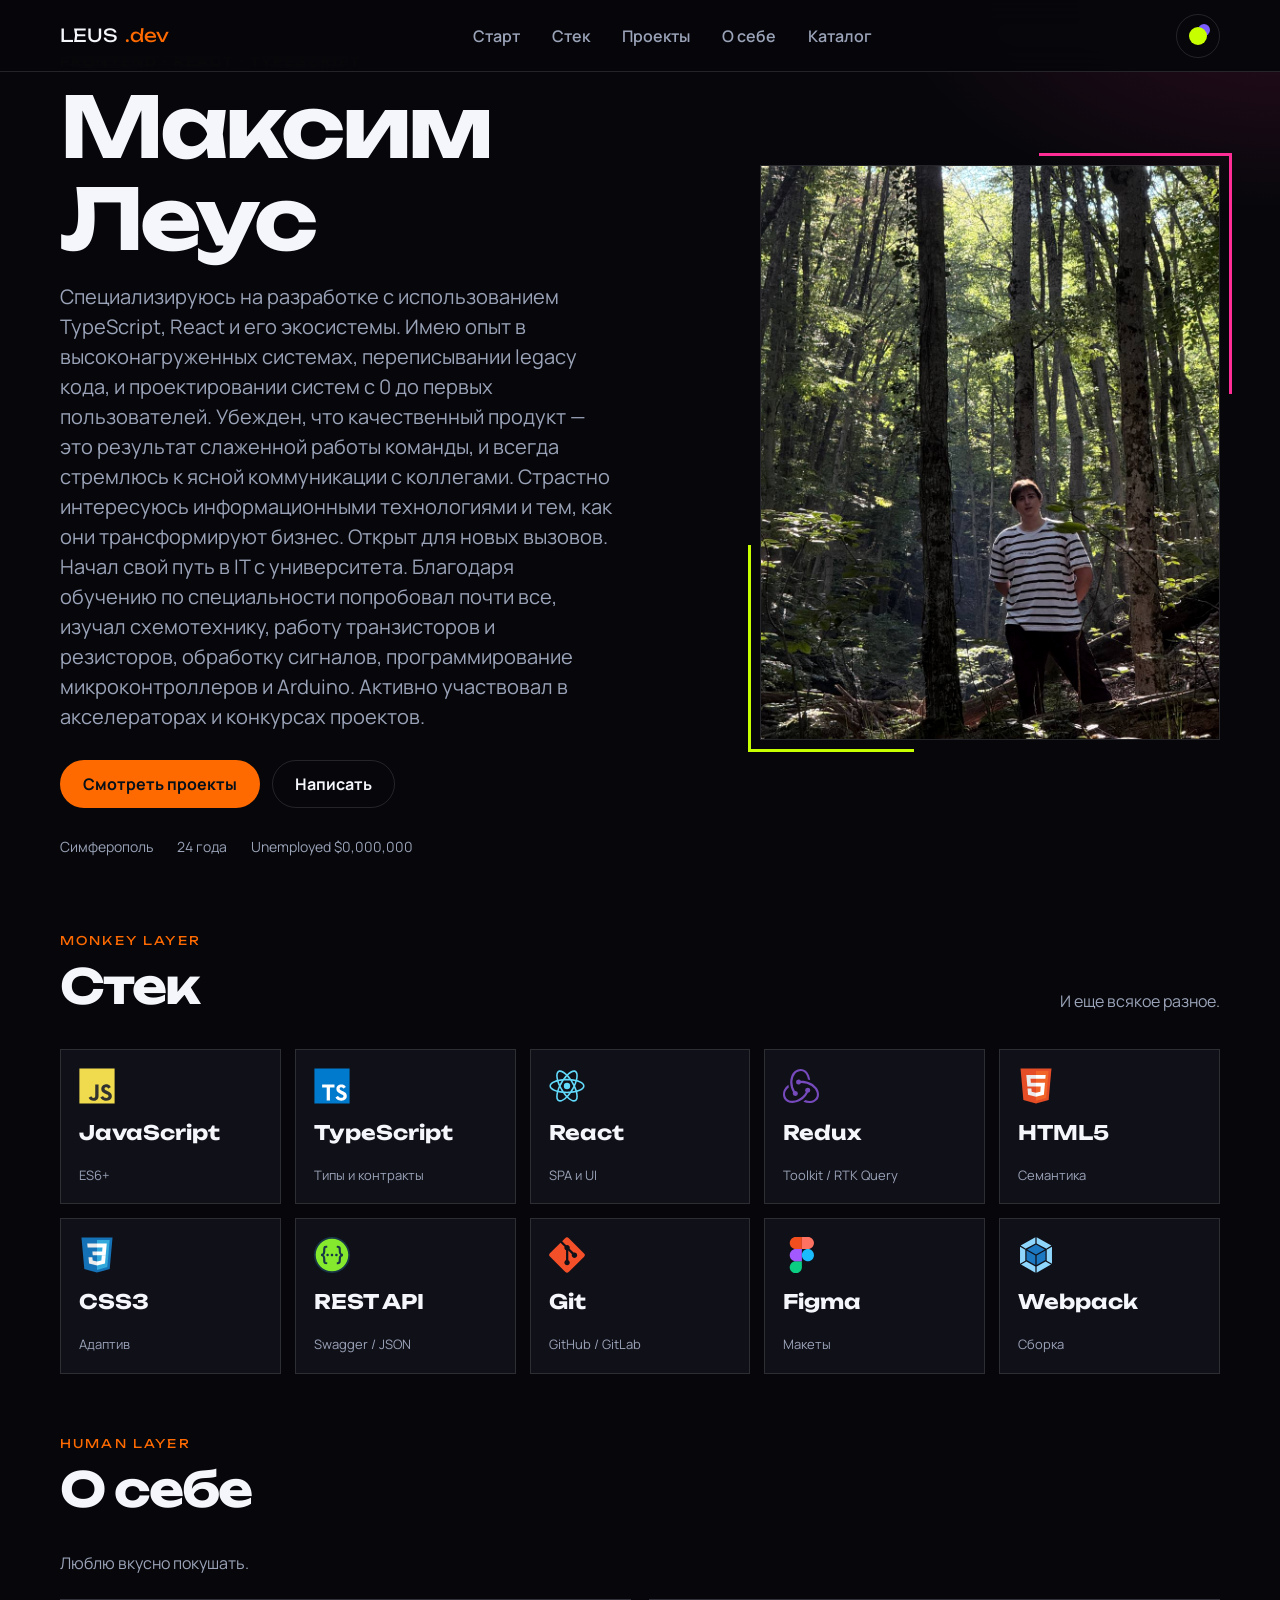
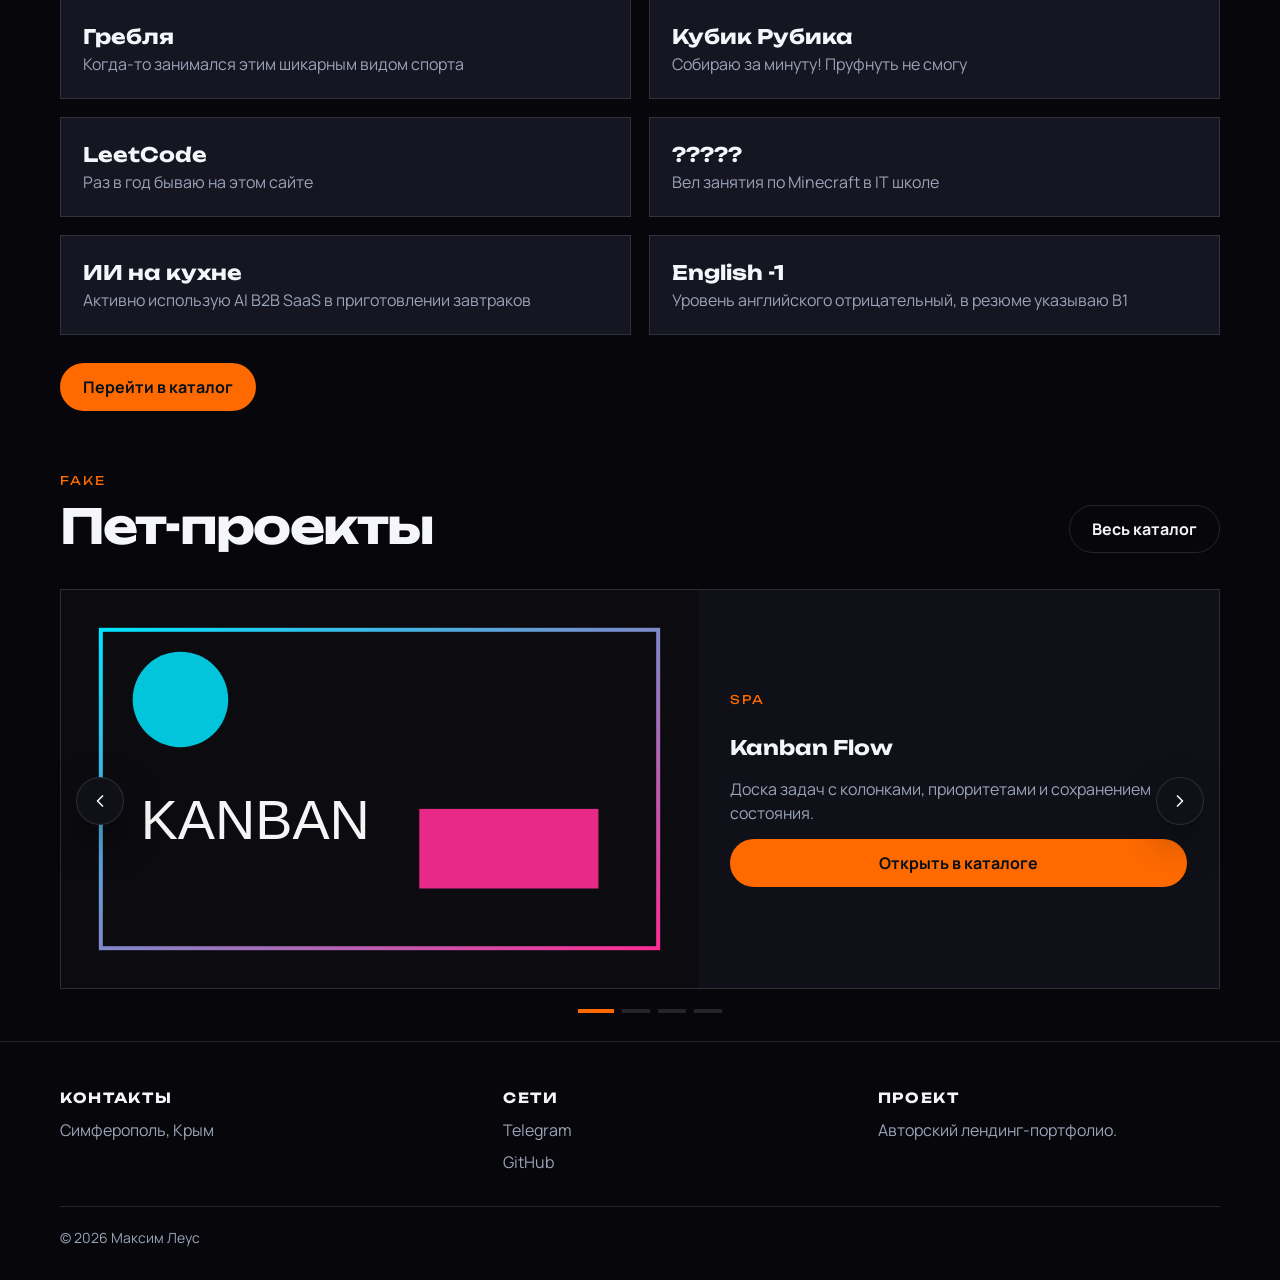
<file: index.html>
<!DOCTYPE html>
<html lang="ru" data-theme="dark">
  <head>
    <meta charset="UTF-8" />
    <meta name="viewport" content="width=device-width, initial-scale=1.0" />
    <title>Максим Леус — Frontend-разработчик</title>
<link rel="icon" href="assets/favicon.svg" type="image/svg+xml" />
    <link rel="preconnect" href="https://fonts.googleapis.com" />
    <link rel="preconnect" href="https://fonts.gstatic.com" crossorigin />
    <link
      href="https://fonts.googleapis.com/css2?family=Manrope:wght@400;600;700&family=Unbounded:wght@500;700&display=swap"
      rel="stylesheet"
    />
    <link rel="stylesheet" href="css/base.css" />
    <link rel="stylesheet" href="css/layout.css" />
    <link rel="stylesheet" href="css/home.css" />
  </head>
  <body class="page">
    <header class="header">
      <div class="container header__inner">
        <a class="logo" href="index.html">LEUS<span>.dev</span></a>
        <nav class="nav" id="site-nav" aria-label="Основная навигация">
          <ul class="nav__list">
            <li><a class="nav__link" href="#hero">Старт</a></li>
            <li><a class="nav__link" href="#stack">Стек</a></li>
            <li><a class="nav__link" href="#projects">Проекты</a></li>
            <li><a class="nav__link" href="#about">О себе</a></li>
            <li><a class="nav__link" href="catalog.html">Каталог</a></li>
          </ul>
        </nav>
        <div class="header__actions">
          <button class="theme-toggle" type="button" data-theme-toggle aria-label="Переключить тему">
            <span class="theme-toggle__icon" aria-hidden="true"></span>
          </button>
          <button class="burger" type="button" aria-label="Открыть меню" aria-expanded="false" aria-controls="site-nav">
            <span class="burger__line"></span>
            <span class="burger__line"></span>
            <span class="burger__line"></span>
          </button>
        </div>
      </div>
    </header>

    <main>
      <section class="hero" id="hero">
        <div class="container hero__grid">
          <div>
            <p class="eyebrow">Frontend · React · TypeScript</p>
            <h1>Максим Леус</h1>
            <p class="hero__role muted">
              Специализируюсь на разработке с использованием TypeScript, React и его экосистемы. Имею опыт в высоконагруженных системах,
              переписывании legacy кода, и проектировании систем с 0 до первых пользователей. Убежден, что качественный продукт — это результат
              слаженной работы команды, и всегда стремлюсь к ясной коммуникации с коллегами. Страстно интересуюсь информационными технологиями и тем,
              как они трансформируют бизнес. Открыт для новых вызовов. Начал свой путь в IT с университета. Благодаря обучению по специальности попробовал
              почти все, изучал схемотехнику, работу транзисторов и резисторов, обработку сигналов, программирование микроконтроллеров и Arduino. Активно
              участвовал в акселераторах и конкурсах проектов.
            </p>
            <div class="hero__actions">
              <a class="btn btn--primary" href="catalog.html">Смотреть проекты</a>
              <a class="btn btn--ghost" href="https://t.me/ma1exSus" target="_blank" rel="noopener noreferrer">Написать</a>
            </div>
            <div class="hero__meta">
              <span>Симферополь</span>
              <span>24 года</span>
              <span>Unemployed $0,000,000</span>
            </div>
          </div>
          <div class="hero__photo-wrap">
            <img
              class="hero__photo"
              src="assets/images/hero.jpg"
              alt="Портрет Максима Леуса, заглушка для фото"
              width="460"
              height="575"
            />
          </div>
        </div>
      </section>
      <section class="section" id="stack">
        <div class="container">
          <div class="section__head">
            <div>
              <p class="eyebrow">Monkey layer</p>
              <h2>Стек</h2>
            </div>
            <p class="muted">И еще всякое разное.</p>
          </div>
          <div class="stack-grid">
            <article class="stack-card"><img src="assets/icons/javascript.svg" alt="" width="36" height="36" /><h3>JavaScript</h3><span>ES6+</span></article>
            <article class="stack-card"><img src="assets/icons/typescript.svg" alt="" width="36" height="36" /><h3>TypeScript</h3><span>Типы и контракты</span></article>
            <article class="stack-card"><img src="assets/icons/react.svg" alt="" width="36" height="36" /><h3>React</h3><span>SPA и UI</span></article>
            <article class="stack-card"><img src="assets/icons/redux.svg" alt="" width="36" height="36" /><h3>Redux</h3><span>Toolkit / RTK Query</span></article>
            <article class="stack-card"><img src="assets/icons/html5.svg" alt="" width="36" height="36" /><h3>HTML5</h3><span>Семантика</span></article>
            <article class="stack-card"><img src="assets/icons/css3.svg" alt="" width="36" height="36" /><h3>CSS3</h3><span>Адаптив</span></article>
            <article class="stack-card"><img src="assets/icons/swagger.svg" alt="" width="36" height="36" /><h3>REST API</h3><span>Swagger / JSON</span></article>
            <article class="stack-card"><img src="assets/icons/git.svg" alt="" width="36" height="36" /><h3>Git</h3><span>GitHub / GitLab</span></article>
            <article class="stack-card"><img src="assets/icons/figma.svg" alt="" width="36" height="36" /><h3>Figma</h3><span>Макеты</span></article>
            <article class="stack-card"><img src="assets/icons/webpack.svg" alt="" width="36" height="36" /><h3>Webpack</h3><span>Сборка</span></article>
          </div>
        </div>
      </section>
      <section class="section" id="about">
        <div class="container">
          <div class="section__head">
            <div>
              <p class="eyebrow">Human layer</p>
              <h2>О себе</h2>
            </div>
          </div>
          <p class="about__lead muted">
            Люблю вкусно покушать.
          </p>
          <div class="facts">
            <article class="fact"><h3>Гребля</h3><p class="muted">Когда-то занимался этим шикарным видом спорта</p></article>
            <article class="fact"><h3>Кубик Рубика</h3><p class="muted">Собираю за минуту! Пруфнуть не смогу</p></article>
            <article class="fact"><h3>LeetCode</h3><p class="muted">Раз в год бываю на этом сайте</p></article>
            <article class="fact"><h3>?????</h3><p class="muted">Вел занятия по Minecraft в IT школе </p></article>
            <article class="fact"><h3>ИИ на кухне</h3><p class="muted">Активно использую AI B2B SaaS в приготовлении завтраков</p></article>
            <article class="fact"><h3>English -1</h3><p class="muted">Уровень английского отрицательный, в резюме указываю B1</p></article>
          </div>
          <div class="about__cta">
            <a class="btn btn--primary" href="catalog.html">Перейти в каталог</a>
          </div>
        </div>
      </section>

      <section class="section" id="projects">
        <div class="container">
          <div class="section__head">
            <div>
              <p class="eyebrow">fake</p>
              <h2>Пет-проекты</h2>
            </div>
            <a class="btn btn--ghost" href="catalog.html">Весь каталог</a>
          </div>
          <div class="carousel" data-carousel>
            <div class="carousel__viewport">
              <div class="carousel__track">
                <article class="carousel__slide">
                  <div class="carousel__media">
                    <img src="assets/images/projects/kanban.svg" alt="Обложка проекта Kanban Flow" width="640" height="400" />
                  </div>
                  <div class="carousel__body">
                    <p class="eyebrow">SPA</p>
                    <h3>Kanban Flow</h3>
                    <p class="muted">Доска задач с колонками, приоритетами и сохранением состояния.</p>
                    <a class="btn btn--primary" href="catalog.html">Открыть в каталоге</a>
                  </div>
                </article>
                <article class="carousel__slide">
                  <div class="carousel__media">
                    <img src="assets/images/projects/weather.svg" alt="Обложка проекта Sky Pulse" width="640" height="400" />
                  </div>
                  <div class="carousel__body">
                    <p class="eyebrow">API</p>
                    <h3>Sky Pulse</h3>
                    <p class="muted">Погодный дашборд с прогнозом, поиском города и сменой единиц.</p>
                    <a class="btn btn--primary" href="catalog.html">Открыть в каталоге</a>
                  </div>
                </article>
                <article class="carousel__slide">
                  <div class="carousel__media">
                    <img src="assets/images/projects/pixels.svg" alt="Обложка проекта Pixel Lab" width="640" height="400" />
                  </div>
                  <div class="carousel__body">
                    <p class="eyebrow">Canvas</p>
                    <h3>Pixel Lab</h3>
                    <p class="muted">Редактор пиксель-арта с палитрой, инструментами и экспортом.</p>
                    <a class="btn btn--primary" href="catalog.html">Открыть в каталоге</a>
                  </div>
                </article>
                <article class="carousel__slide">
                  <div class="carousel__media">
                    <img src="assets/images/projects/lms.svg" alt="Обложка проекта Learn Track" width="640" height="400" />
                  </div>
                  <div class="carousel__body">
                    <p class="eyebrow">Education</p>
                    <h3>Learn Track</h3>
                    <p class="muted">Учебное SPA: модули, задания, прогресс и роли пользователей.</p>
                    <a class="btn btn--primary" href="catalog.html">Открыть в каталоге</a>
                  </div>
                </article>
              </div>
            </div>
            <div class="carousel__controls">
              <div class="carousel__nav">
                <button
                        class="carousel__btn"
                        type="button"
                        data-carousel-prev
                        aria-label="Предыдущий проект"
                >
                  <svg width="20" height="20" viewBox="0 0 24 24" fill="none" aria-hidden="true">
                    <path
                            d="M15 18L9 12L15 6"
                            stroke="currentColor"
                            stroke-width="2"
                            stroke-linecap="round"
                            stroke-linejoin="round"
                    />
                  </svg>
                </button>

                <button
                        class="carousel__btn"
                        type="button"
                        data-carousel-next
                        aria-label="Следующий проект"
                >
                  <svg width="20" height="20" viewBox="0 0 24 24" fill="none" aria-hidden="true">
                    <path
                            d="M9 18L15 12L9 6"
                            stroke="currentColor"
                            stroke-width="2"
                            stroke-linecap="round"
                            stroke-linejoin="round"
                    />
                  </svg>
                </button>
              </div>
              <div class="carousel__dots" data-carousel-dots></div>
            </div>
          </div>
        </div>
      </section>
    </main>

    <footer class="footer">
      <div class="container">
        <div class="footer__grid">
          <div>
            <h2 class="footer__title">Контакты</h2>
            <div class="footer__contacts">
              <span class="muted">Симферополь, Крым</span>
            </div>
          </div>
          <div>
            <h2 class="footer__title">Сети</h2>
            <div class="footer__links">
              <a href="https://t.me/ma1exSus" target="_blank" rel="noopener noreferrer">Telegram</a>
              <a href="https://github.com/1exSus" target="_blank" rel="noopener noreferrer">GitHub</a>
            </div>
          </div>
          <div>
            <h2 class="footer__title">Проект</h2>
            <p class="muted">Авторский лендинг-портфолио.</p>
          </div>
        </div>
        <div class="footer__bottom">
          <p>© 2026 Максим Леус</p>
        </div>
      </div>
    </footer>
    <script src="js/theme.js"></script>
    <script src="js/burger.js"></script>
    <script src="js/slider.js"></script>
  </body>
</html>
</file>
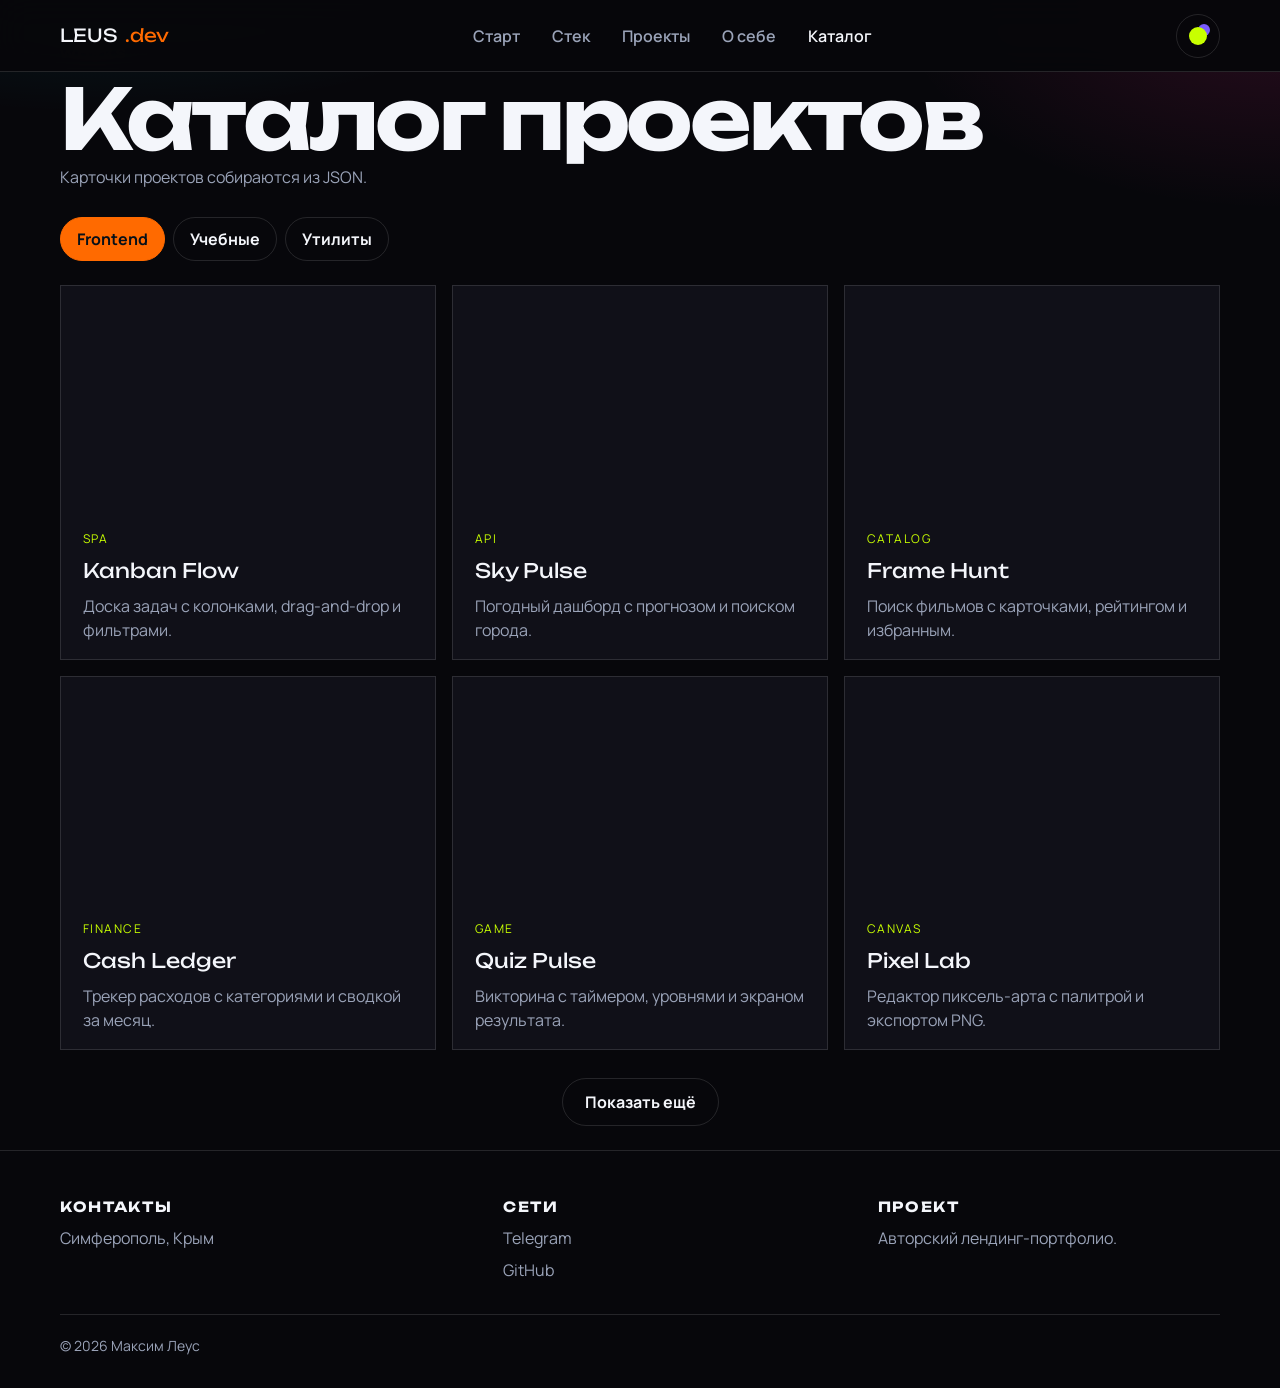
<file: catalog.html>
<!DOCTYPE html>
<html lang="ru" data-theme="dark">
  <head>
    <meta charset="UTF-8" />
    <meta name="viewport" content="width=device-width, initial-scale=1.0" />
    <title>Каталог проектов — Максим Леус</title>
<link rel="icon" href="assets/favicon.svg" type="image/svg+xml" />
    <link rel="preconnect" href="https://fonts.googleapis.com" />
    <link rel="preconnect" href="https://fonts.gstatic.com" crossorigin />
    <link
      href="https://fonts.googleapis.com/css2?family=Manrope:wght@400;600;700&family=Unbounded:wght@500;700&display=swap"
      rel="stylesheet"
    />
    <link rel="stylesheet" href="css/base.css" />
    <link rel="stylesheet" href="css/layout.css" />
    <link rel="stylesheet" href="css/catalog.css" />
  </head>
  <body class="page">
    <header class="header">
      <div class="container header__inner">
        <a class="logo" href="index.html">LEUS<span>.dev</span></a>
        <nav class="nav" id="site-nav" aria-label="Основная навигация">
          <ul class="nav__list">
            <li><a class="nav__link" href="index.html#hero">Старт</a></li>
            <li><a class="nav__link" href="index.html#stack">Стек</a></li>
            <li><a class="nav__link" href="index.html#projects">Проекты</a></li>
            <li><a class="nav__link" href="index.html#about">О себе</a></li>
            <li><a class="nav__link is-active" href="catalog.html">Каталог</a></li>
          </ul>
        </nav>
        <div class="header__actions">
          <button class="theme-toggle" type="button" data-theme-toggle aria-label="Переключить тему">
            <span class="theme-toggle__icon" aria-hidden="true"></span>
          </button>
          <button class="burger" type="button" aria-label="Открыть меню" aria-expanded="false" aria-controls="site-nav">
            <span class="burger__line"></span>
            <span class="burger__line"></span>
            <span class="burger__line"></span>
          </button>
        </div>
      </div>
    </header>

    <main>
      <section class="catalog-hero">
        <div class="container">
          <p class="eyebrow">Works</p>
          <h1>Каталог проектов</h1>
          <p class="muted">Карточки проектов собираются из JSON.</p>
          <div class="tabs" data-tabs>
            <button class="tabs__btn is-active" type="button" data-category="frontend">Frontend</button>
            <button class="tabs__btn" type="button" data-category="learning">Учебные</button>
            <button class="tabs__btn" type="button" data-category="utils">Утилиты</button>
          </div>
          <div class="cards" data-cards></div>
          <div class="load-more">
            <button class="btn btn--ghost" type="button" data-load-more hidden>Показать ещё</button>
          </div>
        </div>
      </section>
    </main>
    <div class="modal" data-modal>
      <div class="modal__overlay" data-modal-overlay></div>

      <div
              class="modal__dialog"
              role="dialog"
              aria-modal="true"
              aria-labelledby="modal-title"
      >
        <button
                class="modal__close"
                type="button"
                data-modal-close
                aria-label="Закрыть"
        >
          ✕
        </button>

        <div class="modal__media">
          <img
                  data-modal-image
                  alt="Обложка выбранного проекта"
                  width="640"
                  height="400"
          />
        </div>

        <div class="modal__content">
          <p class="card__tag" data-modal-tag></p>

          <h2 id="modal-title" data-modal-title></h2>

          <p class="muted" data-modal-text></p>

          <div class="params">
            <div class="params__group">
              <p class="params__label">Сложность</p>

              <div class="params__row" data-param="difficulty">
                <button class="chip" type="button" data-value="easy">
                  Easy
                </button>
                <button class="chip" type="button" data-value="medium">
                  Medium
                </button>
                <button class="chip" type="button" data-value="hard">
                  Hard
                </button>
              </div>
            </div>

            <div class="params__group">
              <p class="params__label">Срок</p>

              <div class="params__row" data-param="duration">
                <button class="chip" type="button" data-value="weekend">
                  Weekend
                </button>
                <button class="chip" type="button" data-value="sprint">
                  Sprint
                </button>
                <button class="chip" type="button" data-value="month">
                  Month
                </button>
              </div>
            </div>
          </div>

          <div class="modal__stats">
            <strong data-modal-hours></strong>
            <span class="muted" data-modal-inside></span>
          </div>

          <a
                  class="btn btn--primary"
                  data-modal-link
                  href="https://github.com/1exSus"
                  target="_blank"
                  rel="noopener noreferrer"
          >
            GitHub
          </a>
        </div>
      </div>
    </div>

    <footer class="footer">
      <div class="container">
        <div class="footer__grid">
          <div>
            <h2 class="footer__title">Контакты</h2>
            <div class="footer__contacts">
              <span class="muted">Симферополь, Крым</span>
            </div>
          </div>
          <div>
            <h2 class="footer__title">Сети</h2>
            <div class="footer__links">
              <a href="https://t.me/ma1exSus" target="_blank" rel="noopener noreferrer">Telegram</a>
              <a href="https://github.com/1exSus" target="_blank" rel="noopener noreferrer">GitHub</a>
            </div>
          </div>
          <div>
            <h2 class="footer__title">Проект</h2>
            <p class="muted">Авторский лендинг-портфолио.</p>
          </div>
        </div>
        <div class="footer__bottom">
          <p>© 2026 Максим Леус</p>
        </div>
      </div>
    </footer>
    <script src="js/theme.js"></script>
    <script src="js/burger.js"></script>
    <script src="js/catalog.js"></script>
  </body>
</html>
</file>
<file: css/base.css>
:root {
  --font-display: "Unbounded", sans-serif;
  --font-body: "Manrope", sans-serif;
  --cyan: #ff6a00;
  --magenta: #ff2d95;
  --lime: #c8ff00;
  --violet: #7a5cff;
  --radius: 8px;
  --header-h: 72px;
  --max: 1160px;
  --ease: 0.25s ease;
}

html[data-theme="dark"] {
  --bg: #07070b;
  --bg-elev: #101018;
  --bg-soft: #161622;
  --text: #f4f6fb;
  --muted: #9aa3b8;
  --line: rgba(255, 255, 255, 0.12);
  --shadow: 0 16px 40px rgba(0, 0, 0, 0.35);
  --overlay: rgba(4, 4, 8, 0.72);
  --header-bg: rgba(7, 7, 11, 0.88);
}

html[data-theme="light"] {
  --bg: #f6f4ff;
  --bg-elev: #ffffff;
  --bg-soft: #ece8ff;
  --text: #159447;
  --muted: #5b6174;
  --line: rgba(16, 16, 24, 0.12);
  --shadow: 0 16px 40px rgba(90, 70, 160, 0.12);
  --overlay: rgba(16, 12, 32, 0.5);
  --header-bg: rgba(246, 244, 255, 0.9);
}

*,
*::before,
*::after {
  box-sizing: border-box;
}

html {
  scroll-behavior: smooth;
}

body {
  margin: 0;
  font-family: var(--font-body);
  color: var(--text);
  background: var(--bg);
  line-height: 1.5;
  min-height: 100vh;
}

body.is-locked {
  overflow: hidden;
}

img {
  max-width: 100%;
  height: auto;
  display: block;
}

a {
  color: inherit;
  text-decoration: none;
}

button {
  font: inherit;
  color: inherit;
  background: none;
  border: 0;
  cursor: pointer;
}

ul {
  margin: 0;
  padding: 0;
  list-style: none;
}

h1,
h2,
h3,
p {
  margin: 0;
}

.container {
  width: min(100% - 32px, var(--max));
  margin-inline: auto;
}

.section {
  padding: 28px 0;
}

.section__head {
  display: flex;
  flex-wrap: wrap;
  align-items: end;
  justify-content: space-between;
  gap: 16px;
  margin-bottom: 36px;
}

.eyebrow {
  display: inline-block;
  margin-bottom: 10px;
  color: var(--cyan);
  font-family: var(--font-display);
  font-size: 12px;
  letter-spacing: 0.18em;
  text-transform: uppercase;
}

h1,
h2,
.display {
  font-family: var(--font-display);
  letter-spacing: -0.04em;
  line-height: 1.1;
}

h1 {
  font-size: clamp(40px, 7vw, 84px);
}

h2 {
  font-size: clamp(28px, 4vw, 48px);
}

h3 {
  font-family: var(--font-display);
  font-size: 20px;
}

.muted {
  color: var(--muted);
}

.btn {
  display: inline-flex;
  align-items: center;
  justify-content: center;
  min-height: 48px;
  padding: 0 22px;
  border: 1px solid transparent;
  border-radius: 999px;
  font-weight: 700;
  transition: background var(--ease), color var(--ease), border-color var(--ease), box-shadow var(--ease), opacity var(--ease);
}

.btn--primary {
  background: var(--cyan);
  color: #071018;
}

.btn--primary:hover {
  box-shadow: 0 0 0 4px rgba(0, 229, 255, 0.25);
}

.btn--ghost {
  border-color: var(--line);
  background: transparent;
}

.btn--ghost:hover {
  border-color: var(--magenta);
  color: var(--magenta);
}

.sr-only {
  position: absolute;
  width: 1px;
  height: 1px;
  padding: 0;
  margin: -1px;
  overflow: hidden;
  clip: rect(0, 0, 0, 0);
  white-space: nowrap;
  border: 0;
}
</file>
<file: css/layout.css>
.page {
  min-height: 100vh;
  overflow-x: clip;
  background:
    radial-gradient(900px 420px at 8% -10%, rgba(0, 229, 255, 0.16), transparent 60%),
    radial-gradient(700px 380px at 100% 0%, rgba(255, 45, 149, 0.14), transparent 55%),
    var(--bg);
}

.header {
  position: fixed;
  top: 0;
  left: 0;
  right: 0;
  z-index: 100;
  height: var(--header-h);
  border-bottom: 1px solid var(--line);
  background: var(--header-bg);
}
.header::before {
   content: "";
   position: absolute;
   inset: 0;
   z-index: -1;
   background: var(--header-bg);
   backdrop-filter: blur(16px);
 }

.header__inner {
  height: 100%;
  display: flex;
  align-items: center;
  justify-content: space-between;
  gap: 16px;
}

.logo {
  display: flex;
  align-items: baseline;
  gap: 8px;
  font-family: var(--font-display);
  font-size: 18px;
}

.logo span {
  color: var(--cyan);
}

.header__actions {
  display: flex;
  align-items: center;
  gap: 8px;
}

.nav {
  display: flex;
}

.nav__list {
  display: flex;
  align-items: center;
  gap: 8px;
}

.nav__link {
  display: inline-flex;
  padding: 8px 12px;
  color: var(--muted);
  font-weight: 600;
  transition: color var(--ease);
}

.nav__link:hover,
.nav__link.is-active {
  color: var(--text);
}

.theme-toggle,
.burger {
  width: 44px;
  height: 44px;
  display: grid;
  place-items: center;
  border: 1px solid var(--line);
  border-radius: 50%;
  transition: border-color var(--ease), background var(--ease);
}

.theme-toggle:hover,
.burger:hover {
  border-color: var(--cyan);
}

.theme-toggle__icon {
  width: 18px;
  height: 18px;
  border-radius: 50%;
  background: var(--lime);
  box-shadow: 6px -6px 0 -3px var(--violet);
}

html[data-theme="light"] .theme-toggle__icon {
  background: #101018;
  box-shadow: none;
}

.burger {
  display: none;
  position: relative;
}

.burger__line {
  position: absolute;
  width: 18px;
  height: 2px;
  background: var(--text);
  transition: transform var(--ease), opacity var(--ease);
}

.burger__line:nth-child(1) {
  transform: translateY(-5px);
}

.burger__line:nth-child(3) {
  transform: translateY(5px);
}

.burger.is-open .burger__line:nth-child(1) {
  transform: rotate(45deg);
}

.burger.is-open .burger__line:nth-child(2) {
  opacity: 0;
}

.burger.is-open .burger__line:nth-child(3) {
  transform: rotate(-45deg);
}

.footer {
  border-top: 1px solid var(--line);
  padding: 48px 0 32px;
}

.footer__grid {
  display: grid;
  grid-template-columns: 1.2fr 1fr 1fr;
  gap: 32px;
}

.footer__title {
  margin-bottom: 12px;
  font-size: 14px;
  letter-spacing: 0.12em;
  text-transform: uppercase;
}

.footer a {
  color: var(--muted);
  transition: color var(--ease);
}

.footer a:hover {
  color: var(--cyan);
}

.footer__contacts,
.footer__links {
  display: grid;
  gap: 8px;
}

.footer__bottom {
  display: flex;
  flex-wrap: wrap;
  align-items: center;
  justify-content: space-between;
  gap: 16px;
  margin-top: 32px;
  padding-top: 20px;
  border-top: 1px solid var(--line);
  color: var(--muted);
  font-size: 14px;
}


@media (max-width: 768px) {
  .page {
    padding-top: var(--header-h);
  }
  .burger {
    display: grid;
  }

  .nav {
    position: fixed;
    top: var(--header-h);
    left: 0;
    right: 0;
    bottom: 0;
    z-index: 90;
    display: block;
    padding: 32px 20px 40px;
    background: var(--bg-elev);
    transform: translateX(100%);
    transition: transform 0.35s ease, visibility 0.35s ease;
    overflow: auto;
    visibility: hidden;
    pointer-events: none;
  }
  .nav.is-open {
    transform: translateX(0);
    visibility: visible;
    pointer-events: auto;
  }

  .nav__list {
    flex-direction: column;
    align-items: stretch;
    gap: 8px;
  }

  .nav__link {
    padding: 16px 8px;
    font-size: 28px;
    font-family: var(--font-display);
    color: var(--text);
  }

  .footer__grid {
    grid-template-columns: 1fr;
  }
}

@media (max-width: 380px) {
  .container {
    width: min(100% - 24px, var(--max));
  }

  .section {
    padding: 64px 0;
  }
}
</file>
<file: css/home.css>
.hero {
  padding: 48px 0 42px;
}

.hero__grid {
  display: grid;
  grid-template-columns: 1.05fr 0.95fr;
  gap: 48px;
  align-items: center;
}

.hero__photo-wrap {
  position: relative;
  max-width: 460px;
  margin-left: auto;
}

.hero__photo-wrap::before,
.hero__photo-wrap::after {
  content: "";
  position: absolute;
  pointer-events: none;
}

.hero__photo-wrap::before {
  inset: -12px -12px auto auto;
  width: 42%;
  height: 42%;
  border-top: 3px solid var(--magenta);
  border-right: 3px solid var(--magenta);
}

.hero__photo-wrap::after {
  inset: auto auto -12px -12px;
  width: 36%;
  height: 36%;
  border-bottom: 3px solid var(--lime);
  border-left: 3px solid var(--lime);
}

.hero__photo {
  width: 100%;
  aspect-ratio: 4 / 5;
  object-fit: cover;
  border: 1px solid var(--line);
  filter: saturate(0.92) contrast(1.05);
}

.hero__role {
  margin: 16px 0 20px;
  max-width: 46ch;
  font-size: clamp(16px, 2vw, 20px);
}

.hero__actions {
  display: flex;
  flex-wrap: wrap;
  gap: 12px;
  margin-top: 28px;
}

.hero__meta {
  display: flex;
  flex-wrap: wrap;
  gap: 16px 24px;
  margin-top: 28px;
  color: var(--muted);
  font-size: 14px;
}

.stack-grid {
  display: grid;
  grid-template-columns: repeat(5, minmax(0, 1fr));
  gap: 14px;
}

.stack-card {
  min-height: 120px;
  padding: 18px;
  border: 1px solid var(--line);
  background: var(--bg-elev);
  transition: border-color var(--ease), box-shadow var(--ease);
}

.stack-card:hover {
  border-color: var(--cyan);
  box-shadow: var(--shadow);
}

.stack-card img {
  width: 36px;
  height: 36px;
  margin-bottom: 14px;
}

html[data-theme="dark"] .stack-card img[src*="nextjs"] {
  filter: invert(1);
}

.stack-card span {
  display: block;
  margin-top: 18px;
  color: var(--muted);
  font-size: 13px;
}

.carousel {
  position: relative;
  display: grid;
  gap: 20px;
}

.carousel__viewport {
  overflow: hidden;
  border: 1px solid var(--line);
  background: var(--bg-elev);
  touch-action: pan-y;
  user-select: none;
}

.carousel__track {
  display: flex;
  transition: transform 0.45s ease;
  will-change: transform;
}

.carousel__slide {
  flex: 0 0 100%;
  min-width: 0;
  display: grid;
  grid-template-columns: 1.1fr 0.9fr;
}

.carousel__media img {
  width: 100%;
  height: 100%;
  min-height: 280px;
  object-fit: cover;
  pointer-events: none;
}

.carousel__body {
  padding: 32px;
  display: flex;
  flex-direction: column;
  justify-content: center;
  gap: 14px;
}

.carousel__controls {
  display: flex;
  align-items: center;
  justify-content: center;
  gap: 20px;
}

.carousel__nav {
  display: flex;
  align-items: center;
  justify-content: space-between;
  pointer-events: none;
}

.carousel__btn {
  position: absolute;
  top: 50%;
  z-index: 2;

  width: 48px;
  height: 48px;

  display: grid;
  place-items: center;

  border: 1px solid var(--line);
  border-radius: 50%;

  background: var(--bg-elev);
  box-shadow: var(--shadow);

  transform: translateY(-50%);

  transition:
          border-color var(--ease),
          background var(--ease),
          transform var(--ease);

  pointer-events: auto;
}

.carousel__btn[data-carousel-prev] {
  left: 16px;
}

.carousel__btn[data-carousel-next] {
  right: 16px;
}

.carousel__btn:hover {
  border-color: var(--cyan);
  background: var(--bg-elev);
  transform: translateY(-50%) scale(1.05);
}

.carousel__dots {
  display: flex;
  align-items: center;
  justify-content: center;
  gap: 8px;
}

.carousel__dot {
  width: 28px;
  height: 4px;
  padding: 0;
  background: var(--line);
  transition: background var(--ease), width var(--ease);
}

.carousel__dot.is-active {
  width: 36px;
  background: var(--cyan);
}

@media (max-width: 1024px) {
  .carousel__slide {
    grid-template-columns: 1fr;
  }

  .carousel__media img {
    min-height: 240px;
  }
}

@media (max-width: 768px) {
  .carousel__body {
    padding: 20px;
  }

  .carousel__controls {
    gap: 16px;
  }

  .carousel__nav {
    position: static;
    order: 2;
    gap: 10px;
    pointer-events: auto;
  }

  .carousel__btn {
    position: static;
    width: 44px;
    height: 44px;
    transform: none;
    box-shadow: none;
  }

  .carousel__btn:hover {
    transform: scale(1.05);
  }

  .carousel__dots {
    order: 1;
  }
}

@media (max-width: 480px) {
  .carousel__media img {
    min-height: 200px;
  }

  .carousel__btn {
    width: 40px;
    height: 40px;
  }
}
.about__lead {
  max-width: 62ch;
  margin-bottom: 24px;
}

.facts {
  display: grid;
  grid-template-columns: 1fr 1fr;
  gap: 18px;
}

.fact {
  padding: 22px;
  border: 1px solid var(--line);
  background: var(--bg-soft);
}

.about__cta {
  margin-top: 28px;
}

@media (max-width: 1024px) {
  .stack-grid {
    grid-template-columns: repeat(3, minmax(0, 1fr));
  }

  .hero__grid,
  .carousel__slide,
  .facts {
    grid-template-columns: 1fr;
  }

  .hero__photo-wrap {
    margin: 0 auto;
    max-width: 380px;
  }
}

@media (max-width: 768px) {
  .hero {
    padding-top: 24px;
  }

  .stack-grid {
    grid-template-columns: repeat(2, minmax(0, 1fr));
  }

  .carousel__body {
    padding: 20px;
  }
}

@media (max-width: 380px) {
  .stack-grid {
    grid-template-columns: 1fr 1fr;
    gap: 10px;
  }

  .stack-card {
    min-height: 96px;
    padding: 14px;
  }
}
</file>
<file: css/catalog.css>
.catalog-hero {
  padding: 40px 0 24px;
}

.tabs {
  display: flex;
  flex-wrap: wrap;
  gap: 8px;
  margin: 28px 0 24px;
}

.tabs__btn {
  min-height: 44px;
  padding: 0 16px;
  border: 1px solid var(--line);
  border-radius: 999px;
  font-weight: 700;
  transition: border-color var(--ease), background var(--ease), color var(--ease);
}

.tabs__btn:hover {
  border-color: var(--cyan);
}

.tabs__btn.is-active {
  background: var(--cyan);
  border-color: var(--cyan);
  color: #071018;
}

.cards {
  display: grid;
  grid-template-columns: repeat(3, minmax(0, 1fr));
  gap: 16px;
}

.card {
  display: flex;
  flex-direction: column;
  width: 100%;
  text-align: left;
  border: 1px solid var(--line);
  background: var(--bg-elev);
  overflow: hidden;
  transition: border-color var(--ease), box-shadow var(--ease);
}

.card:hover {
  border-color: var(--magenta);
  box-shadow: var(--shadow);
}

.card img {
  width: 100%;
  aspect-ratio: 16 / 10;
  object-fit: cover;
}

.card__body {
  display: grid;
  gap: 8px;
  padding: 16px;
}

.card__title {
  font-family: var(--font-display);
  font-size: 20px;
}

.card__tag {
  color: var(--lime);
  font-size: 12px;
  letter-spacing: 0.12em;
  text-transform: uppercase;
}

.load-more {
  display: flex;
  justify-content: center;
  margin-top: 28px;
}

.modal {
  position: fixed;
  inset: 0;
  z-index: 200;
  display: none;
  align-items: center;
  justify-content: center;
  padding: 20px;
}

.modal.is-open {
  display: flex;
}

.modal__overlay {
  position: absolute;
  inset: 0;
  background: var(--overlay);
}

.modal__dialog {
  position: relative;
  z-index: 1;
  width: min(100%, 760px);
  max-height: min(90vh, 820px);
  overflow: auto;
  display: grid;
  grid-template-columns: 0.9fr 1.1fr;
  background: var(--bg-elev);
  border: 1px solid var(--line);
  box-shadow: var(--shadow);
}

.modal__media img {
  width: 100%;
  height: 100%;
  min-height: 240px;
  object-fit: cover;
}

.modal__content {
  padding: 24px;
  display: grid;
  gap: 12px;
  align-content: start;
}

.modal__close {
  position: absolute;
  top: 12px;
  right: 12px;
  width: 40px;
  height: 40px;
  border: 1px solid var(--line);
  background: var(--bg);
}

.modal__close:hover {
  border-color: var(--magenta);
}

.params {
  display: grid;
  gap: 14px;
  margin-top: 8px;
}

.params__group {
  display: grid;
  gap: 8px;
}

.params__label {
  font-size: 12px;
  letter-spacing: 0.12em;
  text-transform: uppercase;
  color: var(--muted);
}

.params__row {
  display: flex;
  flex-wrap: wrap;
  gap: 8px;
}

.chip {
  min-height: 40px;
  padding: 0 12px;
  border: 1px solid var(--line);
  font-weight: 700;
  transition: background var(--ease), border-color var(--ease), color var(--ease);
}

.chip:hover {
  border-color: var(--cyan);
}

.chip.is-active {
  background: var(--lime);
  border-color: var(--lime);
  color: #101018;
}

.modal__stats {
  display: grid;
  gap: 6px;
  padding: 12px;
  border: 1px solid var(--line);
  background: var(--bg-soft);
}

.modal__stats strong {
  white-space: nowrap;
  font-size: 22px;
}

@media (max-width: 768px) {
  .cards {
    grid-template-columns: repeat(2, minmax(0, 1fr));
  }

  .modal__dialog {
    grid-template-columns: 1fr;
  }
}

@media (max-width: 380px) {
  .cards {
    grid-template-columns: 1fr;
  }

  .tabs__btn {
    flex: 1 1 auto;
  }
}
</file>
